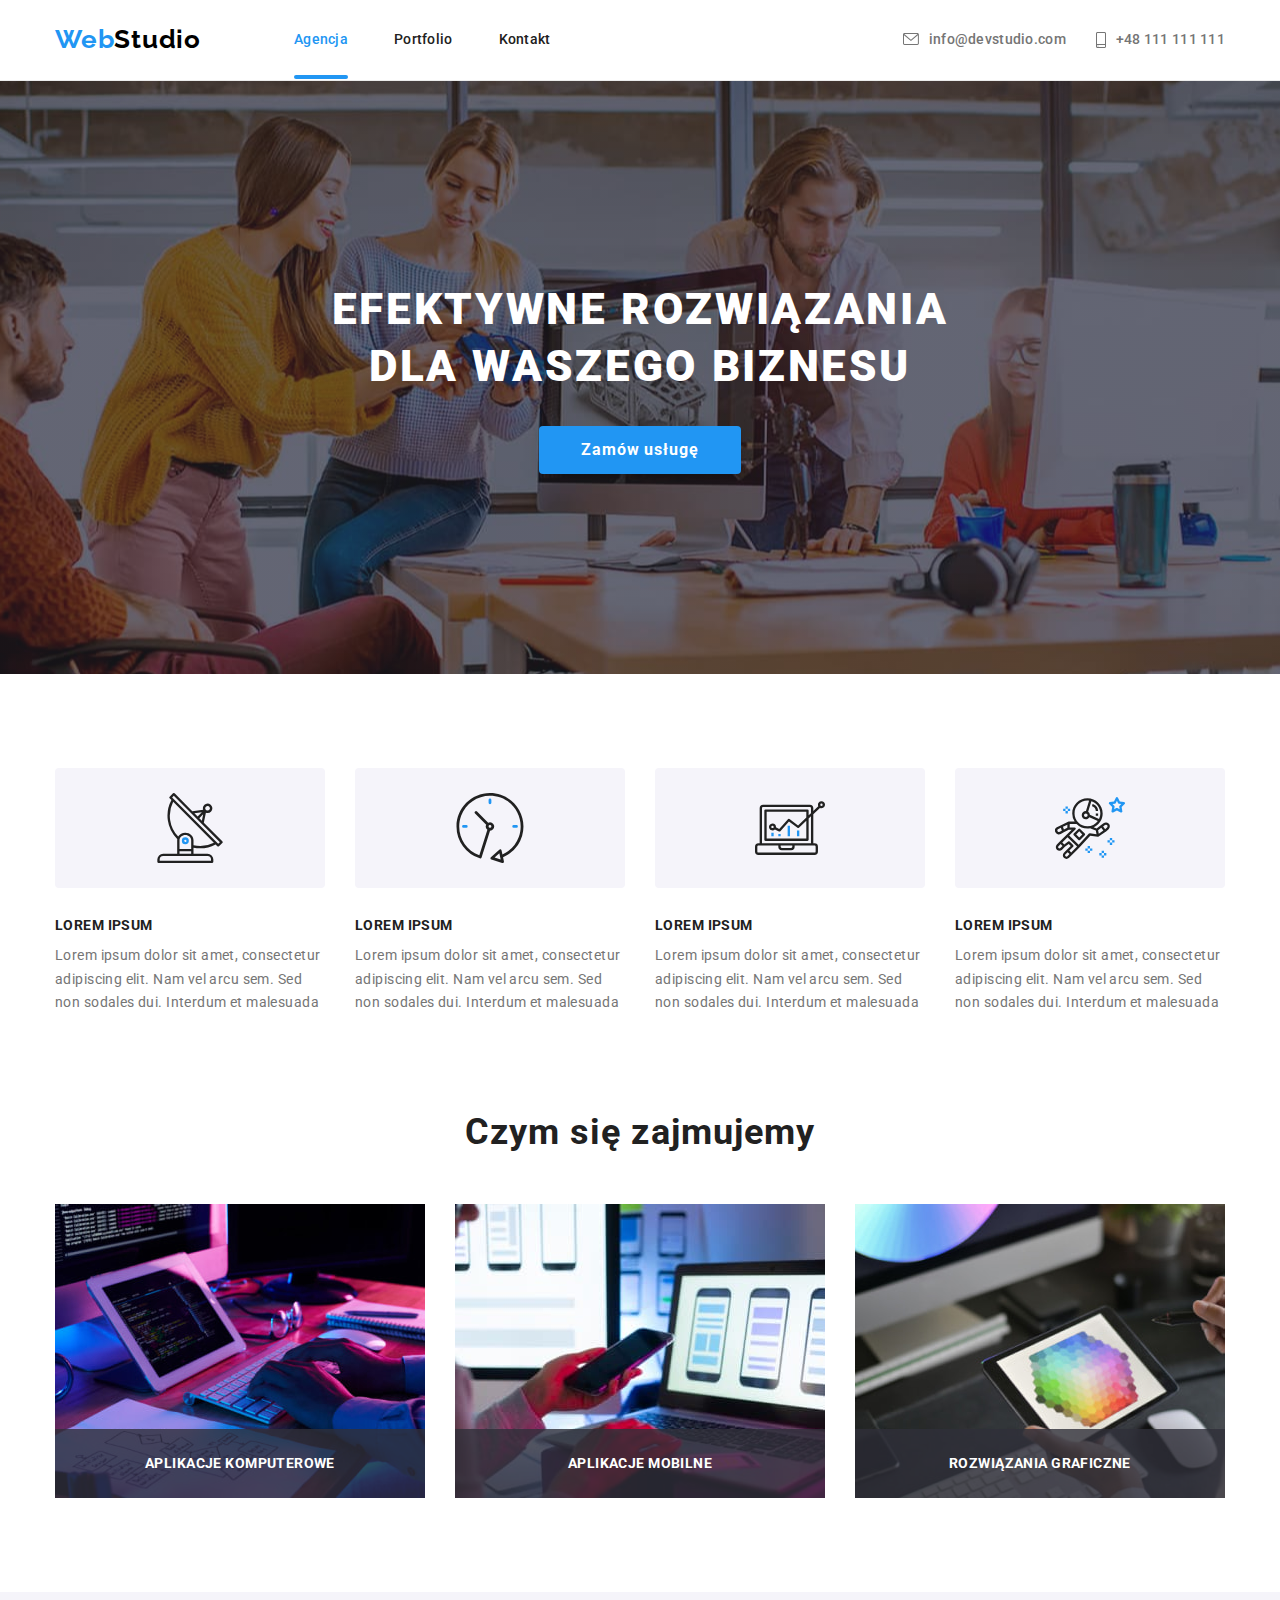
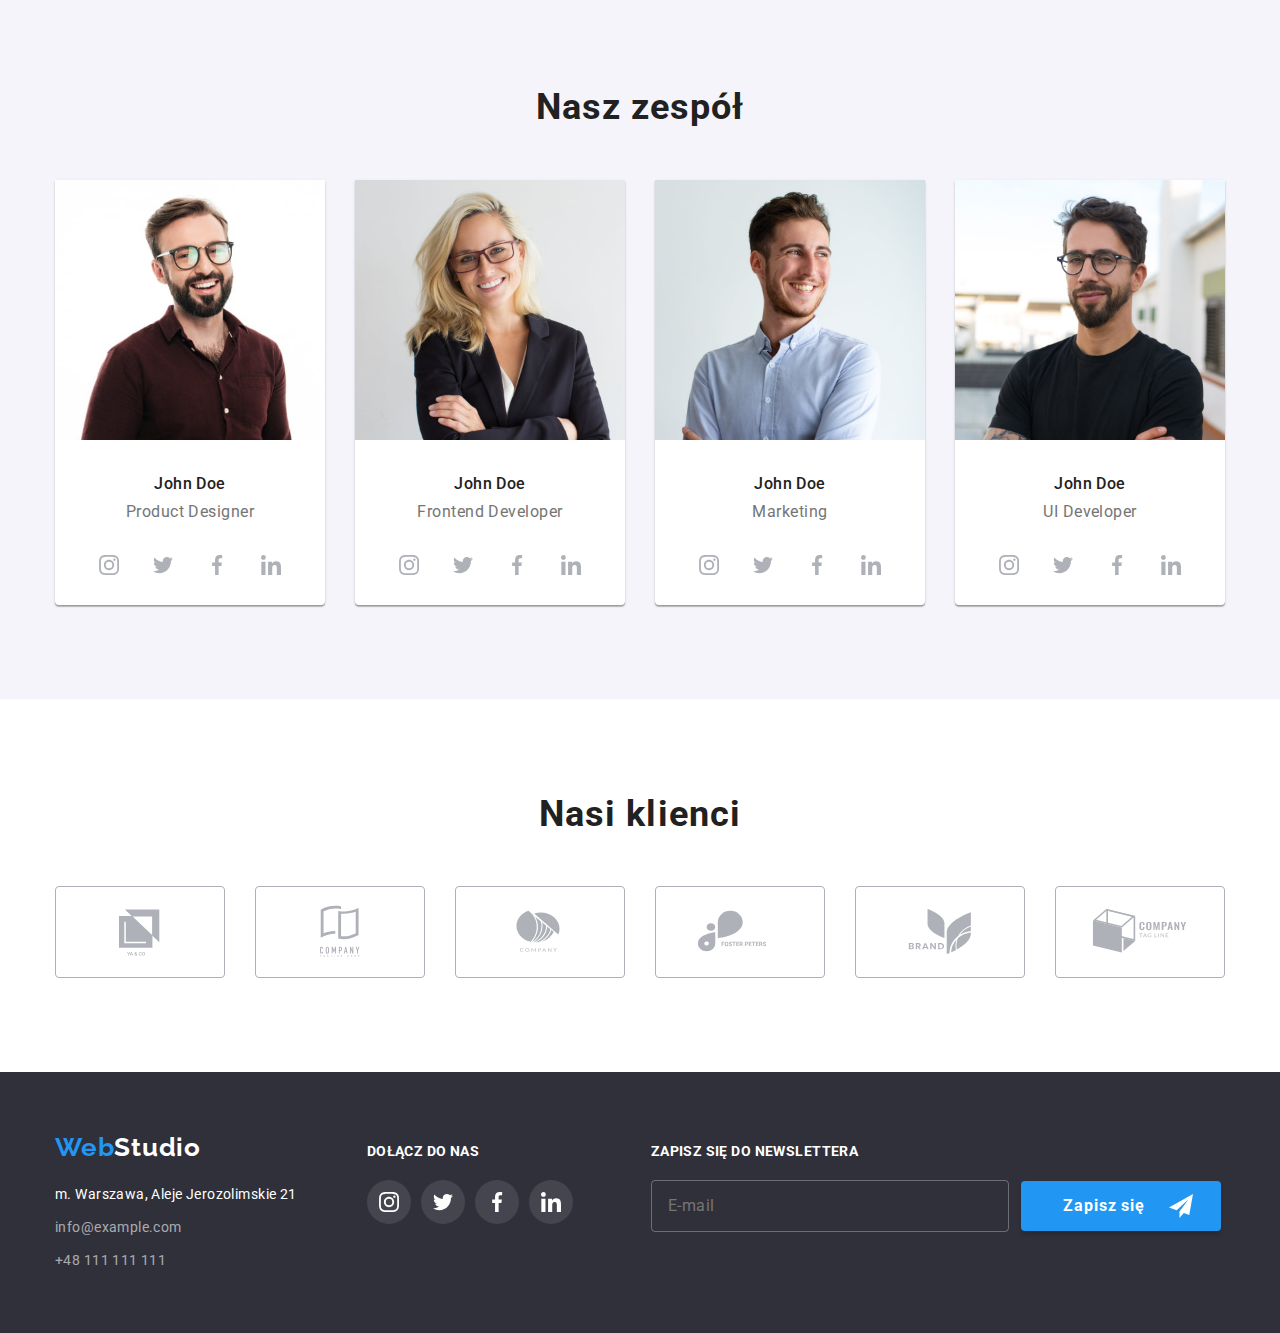
<file: index.html>
<!DOCTYPE html>
<html lang="pl">
  <head>
    <meta charset="utf-8" />
    <link
      rel="stylesheet"
      href="https://cdnjs.cloudflare.com/ajax/libs/modern-normalize/1.1.0/modern-normalize.min.css"
    />
    <link
      href="https://fonts.googleapis.com/css2?family=Raleway:wght@700&family=Roboto:wght@400;500;700;900&display=swap"
      rel="stylesheet"
    />
    <link rel="stylesheet" href="./css/main.min.css" />
    <title>WebStudio - agencja interaktywna</title>
  </head>
  <body>
    <header class="header">
      <div class="container">
        <a href="./" class="logo"><span class="logo--blue">Web</span>Studio</a>
        <nav>
          <ul class="nav">
            <li><a class="nav__link is-active" href="./">Agencja</a></li>
            <li><a class="nav__link" href="./portfolio.html">Portfolio</a></li>
            <li><a class="nav__link" href="">Kontakt</a></li>
          </ul>
        </nav>
        <ul class="contact">
          <li>
            <a class="contact__link nav__link" href="mailto:info@devstudio.com">
              <svg class="contact__icon" width="16" height="12">
                <use href="./images/icons.svg#icon-envelope"></use>
              </svg>
              info@devstudio.com
            </a>
          </li>
          <li>
            <a class="contact__link nav__link" href="tel:+48111111111">
              <svg class="contact__icon" width="10" height="16">
                <use href="./images/icons.svg#icon-smartphone"></use>
              </svg>
              +48 111 111 111
            </a>
          </li>
        </ul>
      </div>
    </header>
    <!--hero -->
    <main>
      <section class="hero section">
        <div class="container">
          <h1 class="hero__title">
            Efektywne rozwiązania<br />
            dla waszego biznesu
          </h1>
          <button type="button" class="hero__button" data-modal-open>Zamów usługę</button>
        </div>
      </section>
      <!--examples -->
      <section class="examples section">
        <div class="container">
          <ul class="examples__cards">
            <li class="examples__item">
              <div class="examples__icon">
                <svg width="70" height="70">
                  <use href="images/icons.svg#icon-antenna"></use>
                </svg>
              </div>
              <h3 class="examples__label">Lorem ipsum</h3>
              <p class="examples__content">
                Lorem ipsum dolor sit amet, consectetur adipiscing elit. Nam vel arcu sem. Sed non sodales dui. Interdum
                et malesuada
              </p>
            </li>
            <li class="examples__item">
              <div class="examples__icon">
                <svg width="70" height="70">
                  <use href="images/icons.svg#icon-clock"></use>
                </svg>
              </div>
              <h3 class="examples__label">Lorem ipsum</h3>
              <p class="examples__content">
                Lorem ipsum dolor sit amet, consectetur adipiscing elit. Nam vel arcu sem. Sed non sodales dui. Interdum
                et malesuada
              </p>
            </li>
            <li class="examples__item">
              <div class="examples__icon">
                <svg width="70" height="70">
                  <use href="images/icons.svg#icon-diagram"></use>
                </svg>
              </div>
              <h3 class="examples__label">Lorem ipsum</h3>
              <p class="examples__content">
                Lorem ipsum dolor sit amet, consectetur adipiscing elit. Nam vel arcu sem. Sed non sodales dui. Interdum
                et malesuada
              </p>
            </li>
            <li class="examples__item">
              <div class="examples__icon">
                <svg width="70" height="70">
                  <use href="images/icons.svg#icon-astronaut"></use>
                </svg>
              </div>
              <h3 class="examples__label">Lorem ipsum</h3>
              <p class="examples__content">
                Lorem ipsum dolor sit amet, consectetur adipiscing elit. Nam vel arcu sem. Sed non sodales dui. Interdum
                et malesuada
              </p>
            </li>
          </ul>
          <div class="work">
            <h2 class="work__title">Czym się zajmujemy</h2>
            <ul class="work__cards">
              <li class="work__item">
                <figure class="work__image">
                  <img
                    src="./images/box-1.jpg"
                    alt="Schemat blokowy na kartce papieru, dłonie na klawiaturze, tablet i monitor"
                    width="370"
                    height="294"
                  />
                  <figcaption class="work__label">
                    <p class="work__text">Aplikacje komputerowe</p>
                  </figcaption>
                </figure>
              </li>
              <li class="work__item">
                <figure class="work__image">
                  <img
                    src="./images/box-2.jpg"
                    alt="Dłonie trzymają smartfon i dotykają laptopa"
                    width="370"
                    height="294"
                  />
                  <figcaption class="work__label">
                    <p class="work__text">Aplikacje mobilne</p>
                  </figcaption>
                </figure>
              </li>
              <li class="work__item">
                <figure class="work__image">
                  <img
                    src="./images/box-3.jpg"
                    alt="Dłonie trzymają tablet i rysik, w tle iMac"
                    width="370"
                    height="294"
                  />
                  <figcaption class="work__label">
                    <p class="work__text">Rozwiązania graficzne</p>
                  </figcaption>
                </figure>
              </li>
            </ul>
          </div>
        </div>
      </section>
      <!--team -->
      <section class="team section">
        <div class="container">
          <h2 class="team__title">Nasz zespół</h2>
          <ul class="team__cards">
            <li class="team__item">
              <figure>
                <img src="images/product.jpg" alt="Osoba zajmująca się tworzeniem produktów" width="270" height="260" />
                <figcaption class="team__label">
                  <span class="team__label team--name">John Doe</span>
                  <br />
                  <span class="team__label team--description">Product Designer</span>
                </figcaption>
              </figure>
              <ul class="team__social">
                <li>
                  <a class="team__social-link" href="#">
                    <svg width="20" height="20">
                      <use href="./images/icons.svg#icon-instagram"></use>
                    </svg>
                  </a>
                </li>
                <li>
                  <a class="team__social-link" href="#">
                    <svg width="20" height="20">
                      <use href="./images/icons.svg#icon-twitter"></use>
                    </svg>
                  </a>
                </li>
                <li>
                  <a class="team__social-link" href="#">
                    <svg width="20" height="20">
                      <use href="./images/icons.svg#icon-facebook"></use>
                    </svg>
                  </a>
                </li>
                <li>
                  <a class="team__social-link" href="#">
                    <svg width="20" height="20">
                      <use href="./images/icons.svg#icon-linkedin"></use>
                    </svg>
                  </a>
                </li>
              </ul>
            </li>
            <li class="team__item">
              <figure>
                <img src="images/frontend.jpg" alt="Osoba zajmująca się frontendem" width="270" height="260" />
                <figcaption class="team__label">
                  <span class="team__label team--name">John Doe</span>
                  <br />
                  <span class="team__label team--description">Frontend Developer</span>
                </figcaption>
              </figure>
              <ul class="team__social">
                <li>
                  <a class="team__social-link" href="#">
                    <svg width="20" height="20">
                      <use href="./images/icons.svg#icon-instagram"></use>
                    </svg>
                  </a>
                </li>
                <li>
                  <a class="team__social-link" href="#">
                    <svg width="20" height="20">
                      <use href="./images/icons.svg#icon-twitter"></use>
                    </svg>
                  </a>
                </li>
                <li>
                  <a class="team__social-link" href="#">
                    <svg width="20" height="20">
                      <use href="./images/icons.svg#icon-facebook"></use>
                    </svg>
                  </a>
                </li>
                <li>
                  <a class="team__social-link" href="#">
                    <svg width="20" height="20">
                      <use href="./images/icons.svg#icon-linkedin"></use>
                    </svg>
                  </a>
                </li>
              </ul>
            </li>
            <li class="team__item">
              <figure>
                <img src="images/marketing.jpg" alt="Osoba zajmująca się marketingiem" width="270" height="260" />
                <figcaption class="team__label">
                  <span class="team__label team--name">John Doe</span>
                  <br />
                  <span class="team__label team--description">Marketing</span>
                </figcaption>
              </figure>
              <ul class="team__social">
                <li>
                  <a class="team__social-link" href="#">
                    <svg width="20" height="20">
                      <use href="./images/icons.svg#icon-instagram"></use>
                    </svg>
                  </a>
                </li>
                <li>
                  <a class="team__social-link" href="#">
                    <svg width="20" height="20">
                      <use href="./images/icons.svg#icon-twitter"></use>
                    </svg>
                  </a>
                </li>
                <li>
                  <a class="team__social-link" href="#">
                    <svg width="20" height="20">
                      <use href="./images/icons.svg#icon-facebook"></use>
                    </svg>
                  </a>
                </li>
                <li>
                  <a class="team__social-link" href="#">
                    <svg width="20" height="20">
                      <use href="./images/icons.svg#icon-linkedin"></use>
                    </svg>
                  </a>
                </li>
              </ul>
            </li>
            <li class="team__item">
              <figure>
                <img src="images/ui.jpg" alt="Osoba zajmująca się interfejsem" width="270" height="260" />
                <figcaption class="team__label">
                  <span class="team__label team--name">John Doe</span>
                  <br />
                  <span class="team__label team--description">UI Developer</span>
                </figcaption>
              </figure>
              <ul class="team__social">
                <li>
                  <a class="team__social-link" href="#">
                    <svg width="20" height="20">
                      <use href="./images/icons.svg#icon-instagram"></use>
                    </svg>
                  </a>
                </li>
                <li>
                  <a class="team__social-link" href="#">
                    <svg width="20" height="20">
                      <use href="./images/icons.svg#icon-twitter"></use>
                    </svg>
                  </a>
                </li>
                <li>
                  <a class="team__social-link" href="#">
                    <svg width="20" height="20">
                      <use href="./images/icons.svg#icon-facebook"></use>
                    </svg>
                  </a>
                </li>
                <li>
                  <a class="team__social-link" href="#">
                    <svg width="20" height="20">
                      <use href="./images/icons.svg#icon-linkedin"></use>
                    </svg>
                  </a>
                </li>
              </ul>
            </li>
          </ul>
        </div>
      </section>
      <!--client -->
      <section class="client section">
        <div class="container">
          <h2 class="client__title">Nasi klienci</h2>
          <ul class="client__cards">
            <li class="client__item">
              <a class="client__link" href="#">
                <svg width="106" height="60">
                  <use href="images/icons.svg#icon-client-1"></use>
                </svg>
              </a>
            </li>
            <li class="client__item">
              <a class="client__link" href="#">
                <svg width="106" height="60">
                  <use href="images/icons.svg#icon-client-2"></use>
                </svg>
              </a>
            </li>
            <li class="client__item">
              <a class="client__link" href="#">
                <svg width="106" height="60">
                  <use href="images/icons.svg#icon-client-3"></use>
                </svg>
              </a>
            </li>
            <li class="client__item">
              <a class="client__link" href="#">
                <svg width="106" height="60">
                  <use href="images/icons.svg#icon-client-4"></use>
                </svg>
              </a>
            </li>
            <li class="client__item">
              <a class="client__link" href="#">
                <svg width="106" height="60">
                  <use href="images/icons.svg#icon-client-5"></use>
                </svg>
              </a>
            </li>
            <li class="client__item">
              <a class="client__link" href="#">
                <svg width="106" height="60">
                  <use href="images/icons.svg#icon-client-6"></use>
                </svg>
              </a>
            </li>
          </ul>
        </div>
      </section>
    </main>
    <footer class="footer">
      <div class="container">
        <div class="address">
          <a href="/" class="logo logo--white"> <span class="logo--blue">Web</span>Studio </a>
          <address>
            <p class="address__content">m. Warszawa, Aleje Jerozolimskie 21</p>
            <p class="address__content"><a class="address__link" href="mailto:info@example.com">info@example.com</a></p>
            <p class="address__content"><a class="address__link" href="tel:+48111111111">+48 111 111 111</a></p>
          </address>
        </div>
        <div class="social">
          <h4 class="social__title">Dołącz do nas</h4>
          <ul class="social__icons">
            <li class="social__item">
              <a class="social__link" href="#">
                <svg width="20" height="20">
                  <use href="./images/icons.svg#icon-instagram"></use>
                </svg>
              </a>
            </li>
            <li class="social__item">
              <a class="social__link" href="#">
                <svg width="20" height="20">
                  <use href="./images/icons.svg#icon-twitter"></use>
                </svg>
              </a>
            </li>
            <li class="social__item">
              <a class="social__link" href="#">
                <svg width="20" height="20">
                  <use href="./images/icons.svg#icon-facebook"></use>
                </svg>
              </a>
            </li>
            <li class="social__item">
              <a class="social__link" href="#">
                <svg width="20" height="20">
                  <use href="./images/icons.svg#icon-linkedin"></use>
                </svg>
              </a>
            </li>
          </ul>
        </div>
        <div class="newsletter">
          <h4 class="social__title">Zapisz się do newslettera</h4>
          <form name="newsletter-form" autocomplete="on">
            <label>
              <input class="newsletter__input" type="email" name="newsletter-email" placeholder="E-mail" required />
            </label>
            <button class="newsletter__button" type="submit">
              Zapisz się
              <svg width="24" height="24">
                <use href="./images/icons.svg#icon-send"></use>
              </svg>
            </button>
          </form>
        </div>
      </div>
    </footer>

    <div class="backdrop is-hidden" data-modal>
      <div class="modal">
        <button type="button" class="modal__close" data-modal-close>
          <svg width="18" height="18">
            <use href="./images/icons.svg#icon-close"></use>
          </svg>
        </button>
        <h3 class="modal__title">Zostaw swoje dane w formularzu poniżej</h3>
        <form name="modal-form">
          <label class="modal__item">
            Imię
            <input
              class="modal__input"
              type="text"
              name="username"
              minlength="3"
              pattern="^[a-zA-Z]+$"
              title="Your name must be a word."
              required
            />
            <svg class="modal__icon" width="18" height="18">
              <use href="./images/icons.svg#icon-person"></use>
            </svg>
          </label>
          <label class="modal__item">
            Telefon
            <input
              class="modal__input"
              type="tel"
              name="phone"
              pattern="[0-9]"
              title="Your phone number can only have numbers"
              required
            />
            <svg class="modal__icon" width="18" height="18">
              <use href="./images/icons.svg#icon-phone"></use>
            </svg>
          </label>
          <label class="modal__item">
            E-mail
            <input class="modal__input" type="email" name="email" required />
            <svg class="modal__icon" width="18" height="18">
              <use href="./images/icons.svg#icon-email"></use>
            </svg>
          </label>
          <label class="modal__item">
            Komentarz
            <textarea class="modal__textarea" name="feedback" rows="7" placeholder="Wprowadź tekst"></textarea>
          </label>
          <label class="checkbox">
            <input class="checkbox__input" type="checkbox" name="checkbox" value="agree" />
            <svg width="16" height="15">
              <use href="./images/icons.svg#icon-check"></use>
            </svg>
            <span class="checkbox__text"
              >Oświadczam iż akceptuję <a class="checkbox__link" href="#">Regulamin</a> i
              <a class="checkbox__link" href="#">Politykę Prywatności</a>.</span
            >
          </label>
          <button type="submit" class="modal__button">Wyślij</button>
        </form>
      </div>
    </div>

    <script src="./js/modal.js"></script>
  </body>
</html>
</file>
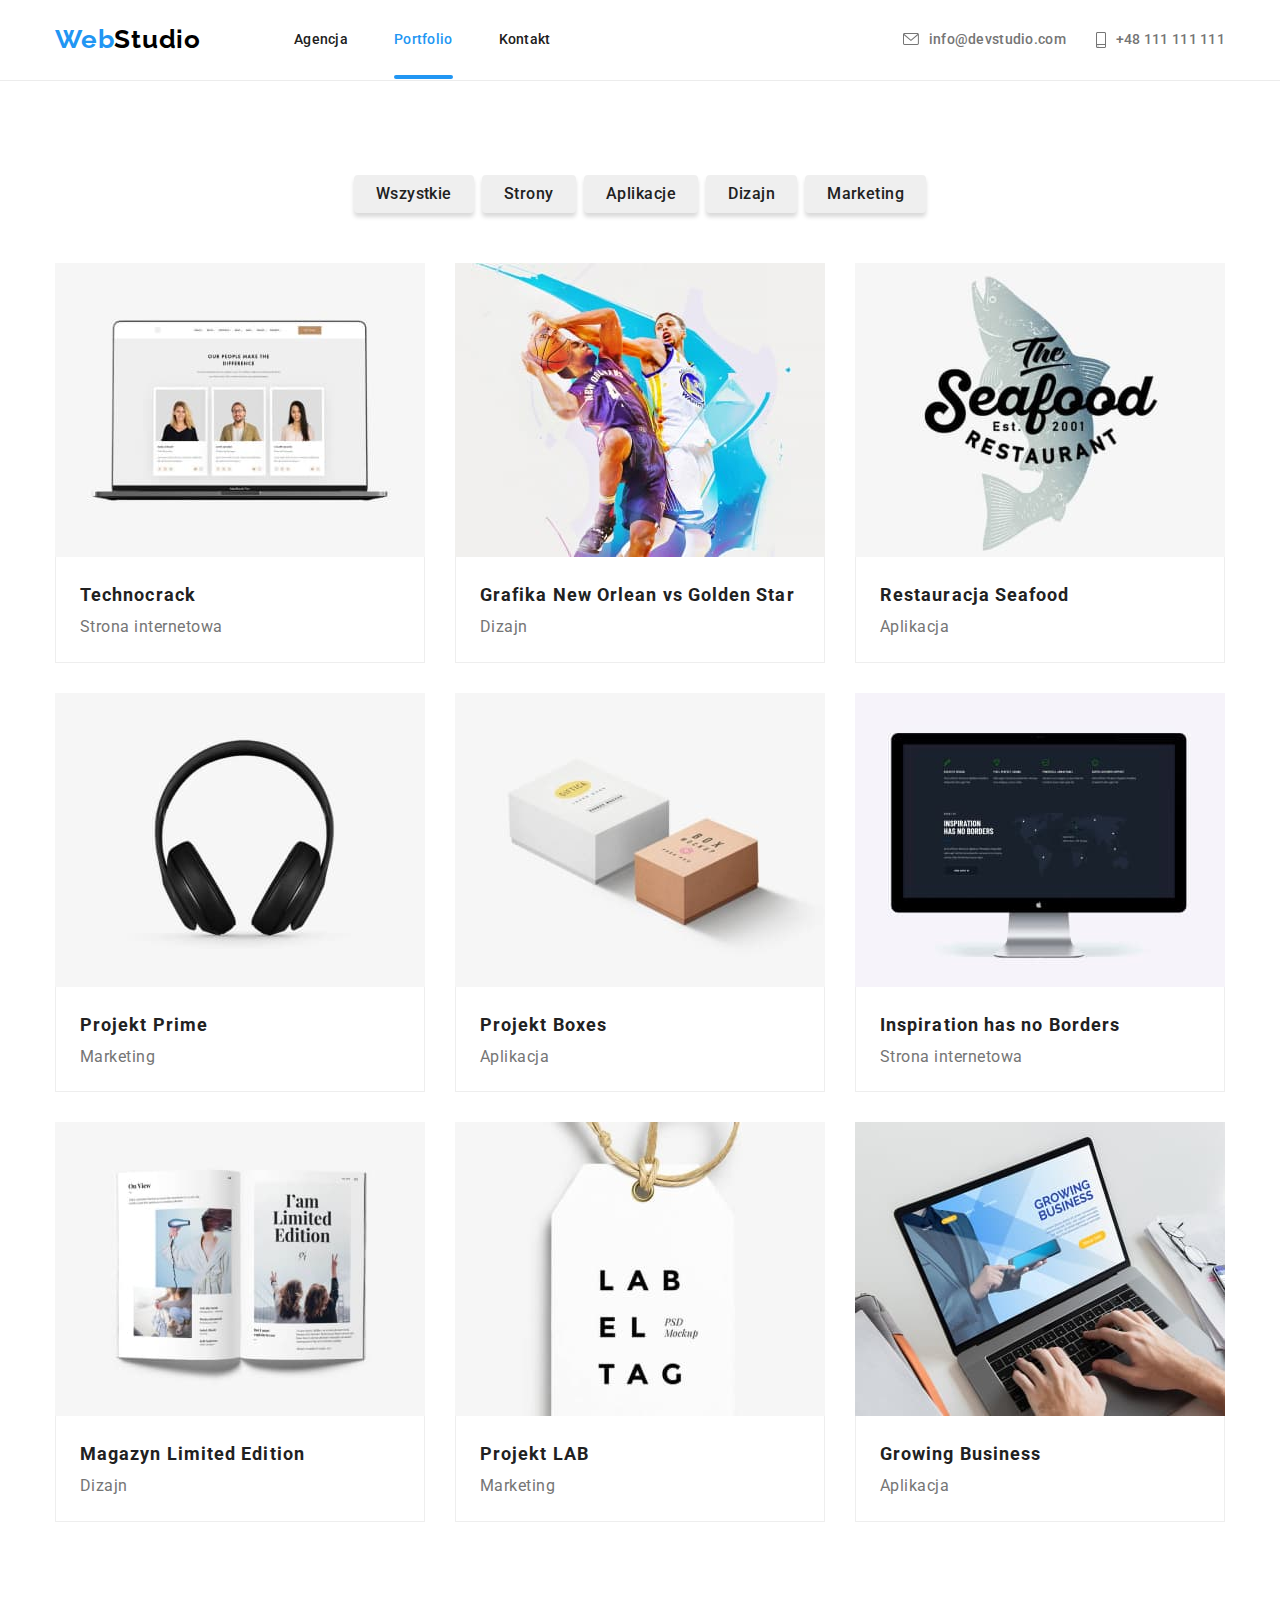
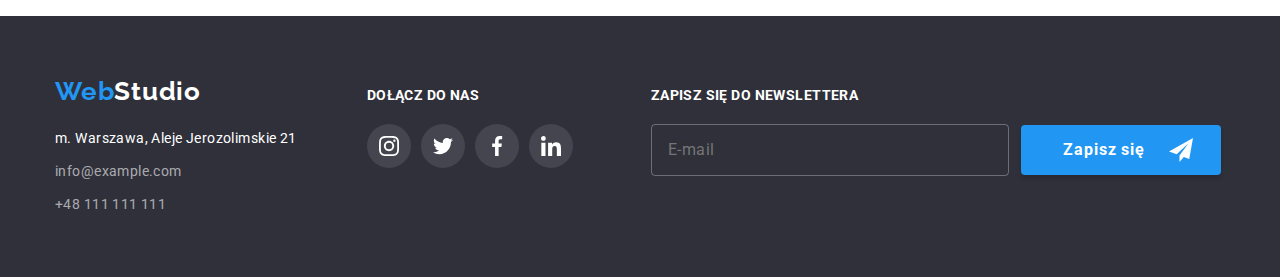
<file: portfolio.html>
<!DOCTYPE html>
<html lang="pl">
  <head>
    <meta charset="utf-8" />
    <link
      rel="stylesheet"
      href="https://cdnjs.cloudflare.com/ajax/libs/modern-normalize/1.1.0/modern-normalize.min.css"
    />
    <link
      href="https://fonts.googleapis.com/css2?family=Raleway:wght@700&family=Roboto:wght@400;500;700;900&display=swap"
      rel="stylesheet"
    />
    <link rel="stylesheet" href="./css/main.min.css" />
    <title>WebStudio - agencja interaktywna</title>
  </head>
  <body>
    <header class="header">
      <div class="container">
        <a href="./" class="logo"><span class="logo--blue">Web</span>Studio</a>
        <nav>
          <ul class="nav">
            <li><a class="nav__link" href="./">Agencja</a></li>
            <li><a class="nav__link is-active" href="./portfolio.html">Portfolio</a></li>
            <li><a class="nav__link" href="">Kontakt</a></li>
          </ul>
        </nav>
        <ul class="contact">
          <li>
            <a class="contact__link nav__link" href="mailto:info@devstudio.com">
              <svg class="contact__icon" width="16" height="12">
                <use href="./images/icons.svg#icon-envelope"></use>
              </svg>
              info@devstudio.com
            </a>
          </li>
          <li>
            <a class="contact__link nav__link" href="tel:+48111111111">
              <svg class="contact__icon" width="10" height="16">
                <use href="./images/icons.svg#icon-smartphone"></use>
              </svg>
              +48 111 111 111
            </a>
          </li>
        </ul>
      </div>
    </header>
    <!--portfolio-->
    <main>
      <section class="section">
        <div class="container portfolio-buttons">
          <ul class="portfolio-buttons__list">
            <li><button class="portfolio__button" type="button">Wszystkie</button></li>
            <li><button class="portfolio__button" type="button">Strony</button></li>
            <li><button class="portfolio__button" type="button">Aplikacje</button></li>
            <li><button class="portfolio__button" type="button">Dizajn</button></li>
            <li><button class="portfolio__button" type="button">Marketing</button></li>
          </ul>
        </div>
        <div class="container">
          <ul class="portfolio">
            <li class="portfolio__item">
              <figure>
                <div class="portfolio__box">
                  <img
                    src="images/portfolio-1.jpg"
                    alt="Ekran laptopa ze zdjęciami i opisami trzech osób"
                    width="370"
                    height="294"
                  />
                  <div class="portfolio__overlay">
                    <p>
                      Technocrack jest popularną platformą wykorzystywaną do rozpowszechniania koronawirusa. Firmy
                      wykorzystują tę platformę do celów szpiegowskich i ataków na niezabezpieczone serwery konkurencji
                    </p>
                  </div>
                </div>
                <figcaption class="portfolio__label">
                  <span class="portfolio__name">Technocrack</span>
                  <br />
                  <span class="portfolio__about">Strona internetowa</span>
                </figcaption>
              </figure>
            </li>
            <li class="portfolio__item">
              <figure>
                <div class="portfolio__box">
                  <img src="images/portfolio-2.jpg" alt="Dwóch koszykarzy na szarym tle" width="370" height="294" />
                  <div class="portfolio__overlay">
                    <p>
                      Technocrack jest popularną platformą wykorzystywaną do rozpowszechniania koronawirusa. Firmy
                      wykorzystują tę platformę do celów szpiegowskich i ataków na niezabezpieczone serwery konkurencji
                    </p>
                  </div>
                </div>
                <figcaption class="portfolio__label">
                  <span class="portfolio__name">Grafika New Orlean vs Golden Star</span>
                  <br />
                  <span class="portfolio__about">Dizajn</span>
                </figcaption>
              </figure>
            </li>
            <li class="portfolio__item">
              <figure>
                <div class="portfolio__box">
                  <img
                    src="images/portfolio-3.jpg"
                    alt="Ryba z napisem The Seafood Restaurant"
                    width="370"
                    height="294"
                  />
                  <div class="portfolio__overlay">
                    <p>
                      Technocrack jest popularną platformą wykorzystywaną do rozpowszechniania koronawirusa. Firmy
                      wykorzystują tę platformę do celów szpiegowskich i ataków na niezabezpieczone serwery konkurencji
                    </p>
                  </div>
                </div>
                <figcaption class="portfolio__label">
                  <span class="portfolio__name">Restauracja Seafood</span>
                  <br />
                  <span class="portfolio__about">Aplikacja</span>
                </figcaption>
              </figure>
            </li>
            <li class="portfolio__item">
              <figure>
                <div class="portfolio__box">
                  <img src="images/portfolio-4.jpg" alt="Słuchawki na szarym tle" width="370" height="294" />
                  <div class="portfolio__overlay">
                    <p>
                      Technocrack jest popularną platformą wykorzystywaną do rozpowszechniania koronawirusa. Firmy
                      wykorzystują tę platformę do celów szpiegowskich i ataków na niezabezpieczone serwery konkurencji
                    </p>
                  </div>
                </div>
                <figcaption class="portfolio__label">
                  <span class="portfolio__name">Projekt Prime</span>
                  <br />
                  <span class="portfolio__about">Marketing</span>
                </figcaption>
              </figure>
            </li>
            <li class="portfolio__item">
              <figure>
                <div class="portfolio__box">
                  <img
                    src="images/portfolio-5.jpg"
                    alt="Dwa pudełka z napisami, białe i brązowe"
                    width="370"
                    height="294"
                  />
                  <div class="portfolio__overlay">
                    <p>
                      Technocrack jest popularną platformą wykorzystywaną do rozpowszechniania koronawirusa. Firmy
                      wykorzystują tę platformę do celów szpiegowskich i ataków na niezabezpieczone serwery konkurencji
                    </p>
                  </div>
                </div>
                <figcaption class="portfolio__label">
                  <span class="portfolio__name">Projekt Boxes</span>
                  <br />
                  <span class="portfolio__about">Aplikacja</span>
                </figcaption>
              </figure>
            </li>
            <li class="portfolio__item">
              <figure>
                <div class="portfolio__box">
                  <img
                    src="images/portfolio-6.jpg"
                    alt="Monitor z otwartą witryną interetową"
                    width="370"
                    height="294"
                  />
                  <div class="portfolio__overlay">
                    <p>
                      Technocrack jest popularną platformą wykorzystywaną do rozpowszechniania koronawirusa. Firmy
                      wykorzystują tę platformę do celów szpiegowskich i ataków na niezabezpieczone serwery konkurencji
                    </p>
                  </div>
                </div>
                <figcaption class="portfolio__label">
                  <span class="portfolio__name">Inspiration has no Borders</span>
                  <br />
                  <span class="portfolio__about">Strona internetowa</span>
                </figcaption>
              </figure>
            </li>
            <li class="portfolio__item">
              <figure>
                <div class="portfolio__box">
                  <img
                    src="images/portfolio-7.jpg"
                    alt="Otwarta strona gazety z obrazkami i tekstem"
                    width="370"
                    height="294"
                  />
                  <div class="portfolio__overlay">
                    <p>
                      Technocrack jest popularną platformą wykorzystywaną do rozpowszechniania koronawirusa. Firmy
                      wykorzystują tę platformę do celów szpiegowskich i ataków na niezabezpieczone serwery konkurencji
                    </p>
                  </div>
                </div>
                <figcaption class="portfolio__label">
                  <span class="portfolio__name">Magazyn Limited Edition</span>
                  <br />
                  <span class="portfolio__about">Dizajn</span>
                </figcaption>
              </figure>
            </li>
            <li class="portfolio__item">
              <figure>
                <div class="portfolio__box">
                  <img src="images/portfolio-8.jpg" alt="Bilecik z napisame LAB EL TAG" width="370" height="294" />
                  <div class="portfolio__overlay">
                    <p>
                      Technocrack jest popularną platformą wykorzystywaną do rozpowszechniania koronawirusa. Firmy
                      wykorzystują tę platformę do celów szpiegowskich i ataków na niezabezpieczone serwery konkurencji
                    </p>
                  </div>
                </div>
                <figcaption class="portfolio__label">
                  <span class="portfolio__name">Projekt LAB</span>
                  <br />
                  <span class="portfolio__about">Marketing</span>
                </figcaption>
              </figure>
            </li>
            <li class="portfolio__item">
              <figure>
                <div class="portfolio__box">
                  <img
                    src="images/portfolio-9.jpg"
                    alt="Dłonie piszące na klawiaturze, na ekranie nazwa aplikacji"
                    width="370"
                    height="294"
                  />
                  <div class="portfolio__overlay">
                    <p>
                      Technocrack jest popularną platformą wykorzystywaną do rozpowszechniania koronawirusa. Firmy
                      wykorzystują tę platformę do celów szpiegowskich i ataków na niezabezpieczone serwery konkurencji
                    </p>
                  </div>
                </div>
                <figcaption class="portfolio__label">
                  <span class="portfolio__name">Growing Business</span>
                  <br />
                  <span class="portfolio__about">Aplikacja</span>
                </figcaption>
              </figure>
            </li>
          </ul>
        </div>
      </section>
    </main>
    <footer class="footer">
      <div class="container">
        <div class="address">
          <a href="/" class="logo logo--white"> <span class="logo--blue">Web</span>Studio </a>
          <address>
            <p class="address__content">m. Warszawa, Aleje Jerozolimskie 21</p>
            <p class="address__content"><a class="address__link" href="mailto:info@example.com">info@example.com</a></p>
            <p class="address__content"><a class="address__link" href="tel:+48111111111">+48 111 111 111</a></p>
          </address>
        </div>
        <div class="social">
          <h4 class="social__title">Dołącz do nas</h4>
          <ul class="social__icons">
            <li class="social__item">
              <a class="social__link" href="#">
                <svg width="20" height="20">
                  <use href="./images/icons.svg#icon-instagram"></use>
                </svg>
              </a>
            </li>
            <li class="social__item">
              <a class="social__link" href="#">
                <svg width="20" height="20">
                  <use href="./images/icons.svg#icon-twitter"></use>
                </svg>
              </a>
            </li>
            <li class="social__item">
              <a class="social__link" href="#">
                <svg width="20" height="20">
                  <use href="./images/icons.svg#icon-facebook"></use>
                </svg>
              </a>
            </li>
            <li class="social__item">
              <a class="social__link" href="#">
                <svg width="20" height="20">
                  <use href="./images/icons.svg#icon-linkedin"></use>
                </svg>
              </a>
            </li>
          </ul>
        </div>
        <div class="newsletter">
          <h4 class="social__title">Zapisz się do newslettera</h4>
          <form name="newsletter-form" autocomplete="on">
            <label>
              <input class="newsletter__input" type="email" name="newsletter-email" placeholder="E-mail" required />
            </label>
            <button class="newsletter__button" type="submit">
              Zapisz się
              <svg width="24" height="24">
                <use href="./images/icons.svg#icon-send"></use>
              </svg>
            </button>
          </form>
        </div>
      </div>
    </footer>
  </body>
</html>
</file>
<file: css/main.min.css>
*{margin:0;padding:0}body{font-family:"Roboto",sans-serif;color:#212121}ul{list-style:none}img,svg{display:block}.container{max-width:1200px;margin:0 auto;padding:0 15px}.section{padding:94px 0}.header{border-bottom:1px solid #ececec}.header>.container{display:-webkit-box;display:-ms-flexbox;display:flex;-webkit-box-align:center;-ms-flex-align:center;align-items:center;padding-top:24px;padding-bottom:25px}nav{-webkit-box-flex:1;-ms-flex-positive:1;flex-grow:1}.nav{display:-webkit-box;display:-ms-flexbox;display:flex;gap:46px}.nav__link{color:#212121;font-size:14px;font-weight:500;line-height:1.1;letter-spacing:.02em;text-decoration:none}.nav__link.is-active{position:relative;color:#2196f3}.nav__link.is-active::after{position:absolute;content:"";bottom:-32px;left:0;width:100%;height:4px;background-color:currentColor;border-radius:2px}.nav__link:hover,.nav__link:focus{color:#2196f3;-webkit-transition:color 250ms cubic-bezier(0.4, 0, 0.2, 1);transition:color 250ms cubic-bezier(0.4, 0, 0.2, 1)}.contact{display:-webkit-box;display:-ms-flexbox;display:flex;gap:30px}.contact__link{display:-webkit-box;display:-ms-flexbox;display:flex;-webkit-box-align:center;-ms-flex-align:center;align-items:center;color:#757575}.contact__icon{margin-right:10px;fill:currentColor}.logo{font-family:"Raleway",sans-serif;font-size:26px;font-weight:700;line-height:1.2;letter-spacing:.03em;color:#000;text-decoration:none;margin-right:93px}.logo--white{color:#fff}.logo--blue{color:#2196f3}.hero__button,.modal__button{display:block;margin:0 auto;border:0;text-align:center;-webkit-box-shadow:0px 4px 4px rgba(0,0,0,.15);box-shadow:0px 4px 4px rgba(0,0,0,.15);border-radius:4px;font-size:16px;font-weight:700;line-height:1.8;letter-spacing:.06em;padding:10px 42px;background-color:#2196f3;color:#fff;cursor:pointer}.modal__button{padding:10px 76px}.portfolio-buttons{margin-bottom:50px}.portfolio-buttons__list,.newsletter__button,form[name=newsletter-form]{display:-webkit-box;display:-ms-flexbox;display:flex;-webkit-box-pack:center;-ms-flex-pack:center;justify-content:center;-webkit-box-align:center;-ms-flex-align:center;align-items:center;gap:8px}.portfolio__button{border:0;-webkit-box-shadow:0px 4px 4px rgba(0,0,0,.15);box-shadow:0px 4px 4px rgba(0,0,0,.15);border-radius:4px;color:inherit;font-size:16px;font-weight:500;line-height:1.6;letter-spacing:.03em;text-align:center;padding:6px 22px;cursor:pointer}.portfolio__button:focus,.portfolio__button:hover{-webkit-box-shadow:0px 3px 1px rgba(0,0,0,.1),0px 1px 2px rgba(0,0,0,.08),0px 2px 2px rgba(0,0,0,.12);box-shadow:0px 3px 1px rgba(0,0,0,.1),0px 1px 2px rgba(0,0,0,.08),0px 2px 2px rgba(0,0,0,.12);background-color:#2196f3;color:#fff;-webkit-transition:color 250ms cubic-bezier(0.4, 0, 0.2, 1),background-color 250ms cubic-bezier(0.4, 0, 0.2, 1),-webkit-box-shadow 250ms cubic-bezier(0.4, 0, 0.2, 1);transition:color 250ms cubic-bezier(0.4, 0, 0.2, 1),background-color 250ms cubic-bezier(0.4, 0, 0.2, 1),-webkit-box-shadow 250ms cubic-bezier(0.4, 0, 0.2, 1);transition:color 250ms cubic-bezier(0.4, 0, 0.2, 1),background-color 250ms cubic-bezier(0.4, 0, 0.2, 1),box-shadow 250ms cubic-bezier(0.4, 0, 0.2, 1);transition:color 250ms cubic-bezier(0.4, 0, 0.2, 1),background-color 250ms cubic-bezier(0.4, 0, 0.2, 1),box-shadow 250ms cubic-bezier(0.4, 0, 0.2, 1),-webkit-box-shadow 250ms cubic-bezier(0.4, 0, 0.2, 1)}.portfolio,.client__cards,.team__cards,.work__cards,.examples__cards{display:-webkit-box;display:-ms-flexbox;display:flex;-ms-flex-wrap:wrap;flex-wrap:wrap;gap:30px}.portfolio__item,.work__item{-ms-flex-preferred-size:calc((100% - 60px)/3);flex-basis:calc((100% - 60px)/3)}.portfolio__item:hover,.work__item:hover{-webkit-box-shadow:0px 1px 1px rgba(0,0,0,.12),0px 4px 4px rgba(0,0,0,.06),1px 4px 6px rgba(0,0,0,.16);box-shadow:0px 1px 1px rgba(0,0,0,.12),0px 4px 4px rgba(0,0,0,.06),1px 4px 6px rgba(0,0,0,.16);-webkit-transition:-webkit-box-shadow 250ms cubic-bezier(0.4, 0, 0.2, 1);transition:-webkit-box-shadow 250ms cubic-bezier(0.4, 0, 0.2, 1);transition:box-shadow 250ms cubic-bezier(0.4, 0, 0.2, 1);transition:box-shadow 250ms cubic-bezier(0.4, 0, 0.2, 1), -webkit-box-shadow 250ms cubic-bezier(0.4, 0, 0.2, 1)}.portfolio__item:hover .portfolio__overlay,.work__item:hover .portfolio__overlay{-webkit-transform:translateY(0);transform:translateY(0)}.portfolio__label{border-bottom:1px solid #eee;border-right:1px solid #eee;border-left:1px solid #eee;padding:20px 24px}.portfolio__name{font-size:18px;font-weight:700;line-height:2;letter-spacing:.06em;color:#212121}.portfolio__about{font-size:16px;font-weight:400;line-height:1.8;letter-spacing:.03em;color:#757575}.portfolio__box{position:relative;overflow:hidden}.portfolio__overlay{font-size:18px;font-weight:400;line-height:1.55;letter-spacing:.03em;color:#fff;position:absolute;top:0;left:0;width:100%;height:100%;padding:49px 45px 49px 24px;-webkit-transform:translateY(100%);transform:translateY(100%);-webkit-transition:-webkit-transform 250ms cubic-bezier(0.4, 0, 0.2, 1);transition:-webkit-transform 250ms cubic-bezier(0.4, 0, 0.2, 1);transition:transform 250ms cubic-bezier(0.4, 0, 0.2, 1);transition:transform 250ms cubic-bezier(0.4, 0, 0.2, 1), -webkit-transform 250ms cubic-bezier(0.4, 0, 0.2, 1);background-color:rgba(33,150,243,.9)}.footer{background-color:#2f303a;padding:60px 0}.footer>.container{display:-webkit-box;display:-ms-flexbox;display:flex}.address{margin-right:70px}.address>:nth-child(2){margin-top:20px}.address__content{font-style:normal;font-size:14px;font-weight:400;line-height:1.71;letter-spacing:.03em}.address__content:not(:first-child){margin-top:9px}.address__content:first-child{color:#fff}.address__link{text-decoration:none;color:rgba(255,255,255,.6)}.address__link:hover,.address__link:focus{background-color:#2196f3;-webkit-transition:background-color 250ms cubic-bezier(0.4, 0, 0.2, 1);transition:background-color 250ms cubic-bezier(0.4, 0, 0.2, 1)}.social{margin-top:12px;margin-right:78px}.social__link,.team__social-link{display:-webkit-inline-box;display:-ms-inline-flexbox;display:inline-flex;padding:12px}.social__icons{display:-webkit-box;display:-ms-flexbox;display:flex;gap:10px}.social__title{margin-bottom:20px;color:#fff;font-size:14px;font-weight:700;line-height:1.1;letter-spacing:.03em;text-transform:uppercase}.social__link,.team__social-link{fill:#fff;border-radius:50%;background-color:rgba(255,255,255,.1)}.social__link:hover,.team__social-link:hover,.social__link:focus,.team__social-link:focus{background-color:#2196f3;-webkit-transition:background-color 250ms cubic-bezier(0.4, 0, 0.2, 1);transition:background-color 250ms cubic-bezier(0.4, 0, 0.2, 1)}form[name=newsletter-form]{-ms-flex-wrap:wrap;flex-wrap:wrap;gap:12px}.newsletter{margin-top:12px}.newsletter__input{border:1px solid rgba(255,255,255,.3);border-radius:4px;background-color:rgba(0,0,0,0);outline:none;padding:15px 16px;min-width:358px;font-size:16px;font-weight:400;line-height:1.25;letter-spacing:.03em;color:rgba(255,255,255,.6)}.newsletter__button{gap:24px;background-color:#2196f3;color:#fff;fill:currentColor;font-size:16px;font-weight:700;line-height:1.875;letter-spacing:.06em;padding:10px 28px 10px 42px;border:0;border-radius:4px;-webkit-box-shadow:0px 4px 4px rgba(0,0,0,.15);box-shadow:0px 4px 4px rgba(0,0,0,.15);cursor:pointer}.hero{background-image:-webkit-gradient(linear, left top, left bottom, from(rgba(47, 48, 58, 0.4)), to(rgba(47, 48, 58, 0.4))),url("../images/hero-bg.jpg");background-image:linear-gradient(rgba(47, 48, 58, 0.4), rgba(47, 48, 58, 0.4)),url("../images/hero-bg.jpg");background-repeat:no-repeat;background-position:center;background-size:auto auto;background-color:#2f303a}.hero>.container{padding-top:106px;padding-bottom:106px}.hero__title{font-size:44px;font-weight:900;line-height:1.3;letter-spacing:.06em;text-align:center;text-transform:uppercase;color:#fff;margin-bottom:30px}.backdrop{position:fixed;top:0;left:0;width:100%;height:100%;background-color:rgba(0,0,0,.2);opacity:1;-webkit-transition:opacity 350ms cubic-bezier(0.4, 0, 0.2, 1);transition:opacity 350ms cubic-bezier(0.4, 0, 0.2, 1)}.is-hidden{visibility:hidden;opacity:0;pointer-events:none}.is-hidden .modal{-webkit-transform:translate(-50%, -50%) scale(0.25);transform:translate(-50%, -50%) scale(0.25)}form[name=modal-form]{display:-webkit-box;display:-ms-flexbox;display:flex;-webkit-box-orient:vertical;-webkit-box-direction:normal;-ms-flex-direction:column;flex-direction:column;gap:10px}.modal{position:absolute;top:50%;left:50%;padding:40px;min-width:528px;min-height:581px;visibility:visible;background-color:#fff;-webkit-box-shadow:0px 1px 3px rgba(0,0,0,.12),0px 1px 1px rgba(0,0,0,.14),0px 2px 1px rgba(0,0,0,.2);box-shadow:0px 1px 3px rgba(0,0,0,.12),0px 1px 1px rgba(0,0,0,.14),0px 2px 1px rgba(0,0,0,.2);border-radius:4px;-webkit-transform:translate(-50%, -50%) scale(1);transform:translate(-50%, -50%) scale(1);-webkit-transition:-webkit-transform 350ms cubic-bezier(0.4, 0, 0.2, 1);transition:-webkit-transform 350ms cubic-bezier(0.4, 0, 0.2, 1);transition:transform 350ms cubic-bezier(0.4, 0, 0.2, 1);transition:transform 350ms cubic-bezier(0.4, 0, 0.2, 1), -webkit-transform 350ms cubic-bezier(0.4, 0, 0.2, 1)}.modal__close{position:absolute;top:8px;right:8px;padding:6px;border:1px solid rgba(0,0,0,.1);border-radius:50%;background-color:#fff;color:#000;cursor:pointer}.modal__close:hover{fill:#2196f3;-webkit-transition:fill 250ms cubic-bezier(0.4, 0, 0.2, 1);transition:fill 250ms cubic-bezier(0.4, 0, 0.2, 1)}.modal__title{font-size:20px;font-weight:700;line-height:1.15;letter-spacing:.03em;text-align:center;margin-bottom:12px}.modal__item{color:#757575;font-size:12px;font-weight:400;line-height:1.16;letter-spacing:.01em;display:-webkit-box;display:-ms-flexbox;display:flex;-webkit-box-orient:vertical;-webkit-box-direction:normal;-ms-flex-direction:column;flex-direction:column;gap:4px;position:relative}.modal__input{outline:none;border:1px solid rgba(33,33,33,.2);border-radius:4px;padding-left:42px;height:40px}.modal__input:focus-within,.modal__input:focus-within+.modal__icon,.modal__input:hover,.modal__input:hover+.modal__icon{border-color:#2196f3;fill:#2196f3;-webkit-transition:border-color 250ms cubic-bezier(0.4, 0, 0.2, 1),fill 250ms cubic-bezier(0.4, 0, 0.2, 1);transition:border-color 250ms cubic-bezier(0.4, 0, 0.2, 1),fill 250ms cubic-bezier(0.4, 0, 0.2, 1)}.modal__icon{position:absolute;top:28px;left:14px}.modal__textarea{outline:none;resize:none;border:1px solid rgba(33,33,33,.2);border-radius:4px;padding:12px 16px;font-size:12px;font-weight:400;line-height:1.16;letter-spacing:.01em;color:rgba(117,117,117,.5)}.modal__textarea::-webkit-input-placeholder{color:currentColor}.modal__textarea::-moz-placeholder{color:currentColor}.modal__textarea:-ms-input-placeholder{color:currentColor}.modal__textarea::-ms-input-placeholder{color:currentColor}.modal__textarea::placeholder{color:currentColor}.modal__textarea:focus-within,.modal__textarea:hover{border-color:#2196f3;fill:#2196f3;-webkit-transition:border-color 250ms cubic-bezier(0.4, 0, 0.2, 1),fill 250ms cubic-bezier(0.4, 0, 0.2, 1);transition:border-color 250ms cubic-bezier(0.4, 0, 0.2, 1),fill 250ms cubic-bezier(0.4, 0, 0.2, 1)}.checkbox{display:-webkit-inline-box;display:-ms-inline-flexbox;display:inline-flex;-webkit-box-align:center;-ms-flex-align:center;align-items:center;-webkit-box-pack:center;-ms-flex-pack:center;justify-content:center;gap:7px;position:relative;margin-top:10px;margin-bottom:30px}.checkbox__input{-moz-appearance:none;-webkit-appearance:none;appearance:none;width:16px;height:15px;position:absolute;left:15px;background-color:#fff;border:2px solid #212121;border-radius:2px}.checkbox__input:checked{opacity:0;-webkit-transition:opacity 250ms cubic-bezier(0.4, 0, 0.2, 1);transition:opacity 250ms cubic-bezier(0.4, 0, 0.2, 1)}.checkbox__text{font-size:14px;font-weight:400;line-height:1.5;letter-spacing:.03em;color:#757575}.checkbox__link{color:#2196f3}.examples,.examples__content,.examples__label{font-size:14px;font-weight:400;line-height:1.1;letter-spacing:.03em}.examples__item,.team__item{-ms-flex-preferred-size:calc((100% - 90px)/4);flex-basis:calc((100% - 90px)/4)}.examples__label{font-weight:700;text-transform:uppercase;color:#212121}.examples__icon{background-color:#f5f4fa;padding:25px 100px;margin-bottom:30px;border-radius:4px}.examples__content{margin:10px 0 96px;line-height:1.7;color:#757575}.work__image{position:relative}.work__label{position:absolute;bottom:0;background-color:rgba(47,48,58,.8);width:100%}.work__text{padding:27px 0;color:#fff;font-size:14px;font-weight:700;line-height:1.1;letter-spacing:.03em;text-align:center;text-transform:uppercase}.work__title,.client__title,.team__title{margin-bottom:50px;font-size:36px;font-weight:700;line-height:1.2;letter-spacing:.03em;text-align:center;color:#212121}.team{background-color:#f5f4fa}.team__item{background-color:#fff;-webkit-box-shadow:0px 1px 3px rgba(0,0,0,.12),0px 1px 1px rgba(0,0,0,.14),0px 2px 1px rgba(0,0,0,.2);box-shadow:0px 1px 3px rgba(0,0,0,.12),0px 1px 1px rgba(0,0,0,.14),0px 2px 1px rgba(0,0,0,.2);border-radius:0px 0px 4px 4px}.team__label{margin:30px 0 16px;font-size:16px;font-weight:400;line-height:1.8;letter-spacing:.03em;text-align:center}.team--name{font-weight:500;color:#212121}.team--description{color:#757575}.team__social{display:-webkit-box;display:-ms-flexbox;display:flex;-webkit-box-align:center;-ms-flex-align:center;align-items:center;-webkit-box-pack:center;-ms-flex-pack:center;justify-content:center;margin-bottom:18px;gap:10px}.team__social-link{color:#afb1b8;fill:currentColor}.team__social-link:hover,.team__social-link:focus{color:#fff;background-color:#2196f3;border-radius:50%;-webkit-transition:color 250ms cubic-bezier(0.4, 0, 0.2, 1),background-color 250ms cubic-bezier(0.4, 0, 0.2, 1);transition:color 250ms cubic-bezier(0.4, 0, 0.2, 1),background-color 250ms cubic-bezier(0.4, 0, 0.2, 1)}.client__item{-ms-flex-preferred-size:calc((100% - 150px)/6);flex-basis:calc((100% - 150px)/6)}.client__link{display:-webkit-box;display:-ms-flexbox;display:flex;-webkit-box-align:center;-ms-flex-align:center;align-items:center;-webkit-box-pack:center;-ms-flex-pack:center;justify-content:center;border:1px solid #afb1b8;border-radius:4px;padding:15px 0;fill:#afb1b8}.client__link:hover,.client__link:focus{border-color:#2196f3;fill:#2196f3;-webkit-transition:border-color 250ms cubic-bezier(0.4, 0, 0.2, 1),fill 250ms cubic-bezier(0.4, 0, 0.2, 1);transition:border-color 250ms cubic-bezier(0.4, 0, 0.2, 1),fill 250ms cubic-bezier(0.4, 0, 0.2, 1)}/*# sourceMappingURL=main.min.css.map */
</file>
